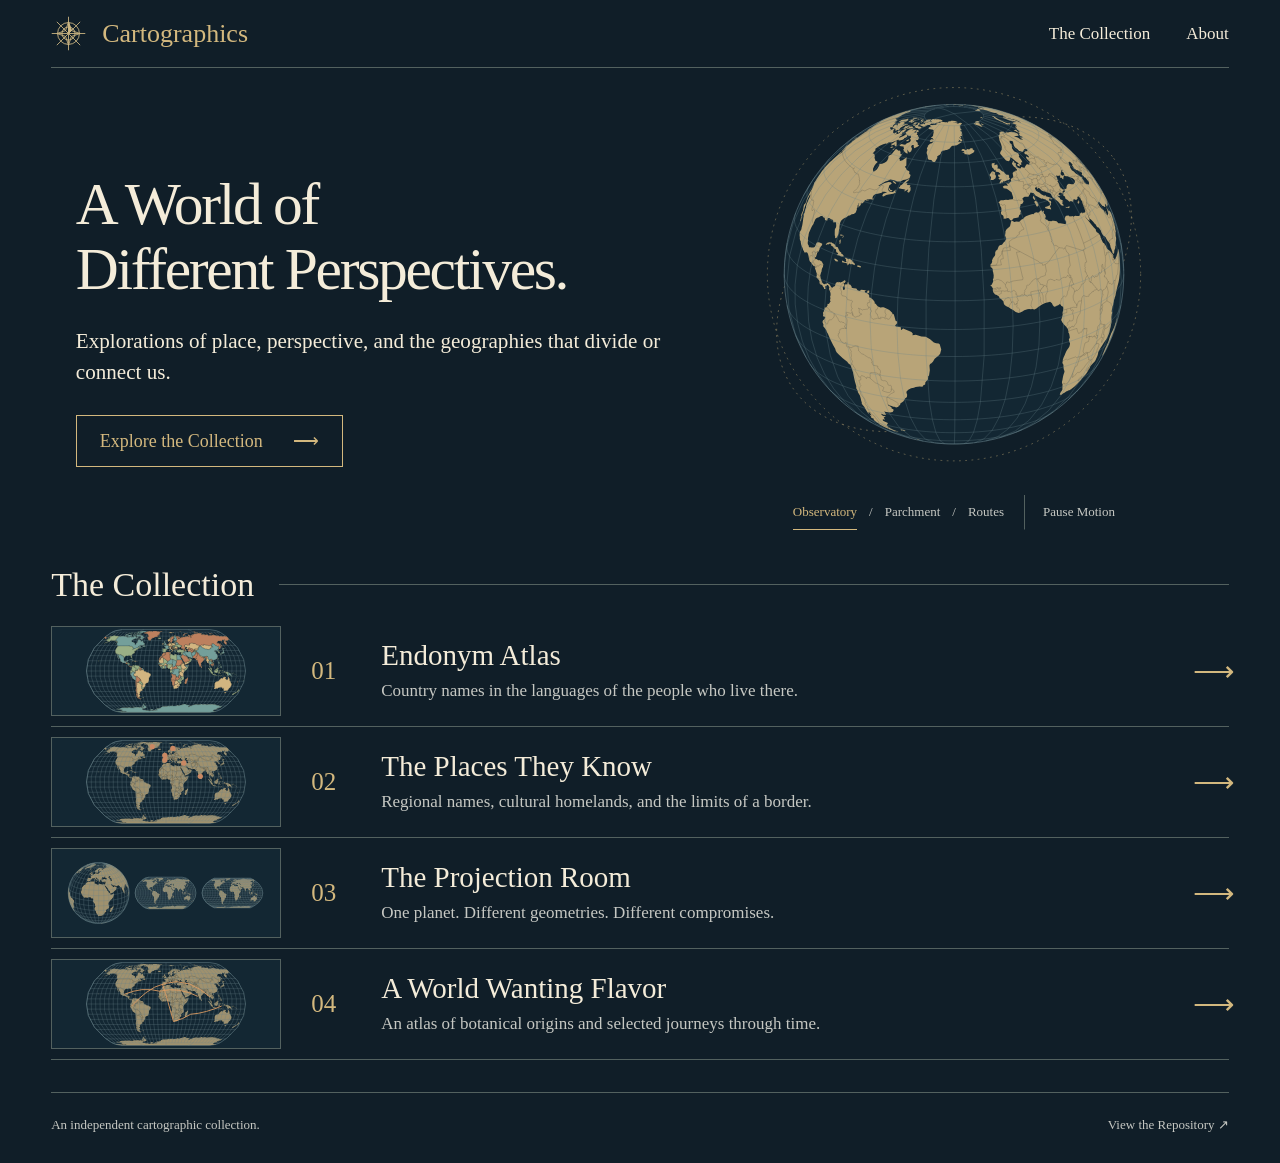
<file: index.html>
<!doctype html>
<html lang="en" data-theme="observatory">
<head>
  <meta charset="utf-8"><meta name="viewport" content="width=device-width, initial-scale=1">
  <meta name="description" content="Four independent interactive atlases exploring local names, regional identities, map projections, and the histories of culinary plants.">
  <meta name="theme-color" content="#101e28"><title>Cartographics — A Collection of Maps</title>
  <link rel="icon" href="assets/compass.svg" type="image/svg+xml"><link rel="stylesheet" href="styles.css">
  <script defer src="assets/vendor/d3.min.js"></script><script defer src="assets/vendor/topojson-client.min.js"></script><script defer src="assets/data/world.js"></script><script defer src="assets/geo.js"></script><script defer src="app.js"></script>
</head>
<body>
  <a class="skip" href="#collection">Skip to the Collection</a>
  <div class="page">
    <header class="masthead"><a class="brand" href="index.html"><img src="assets/compass.svg" width="35" height="35" alt="">Cartographics</a><nav aria-label="Main"><a href="#collection">The Collection</a><a href="#about">About</a></nav></header>
    <main>
      <section class="hero" aria-labelledby="title">
        <div class="hero-copy"><h1 id="title">A World of<br>Different Perspectives.</h1><p>Explorations of place, perspective, and the geographies that divide or connect us.</p><a class="explore" href="#collection">Explore the Collection <span aria-hidden="true">⟶</span></a></div>
        <div class="globe-column"><div class="globe-frame"><svg id="globe" viewBox="0 0 540 480" role="img" aria-label="A revolving globe with geographic continents and a latitude–longitude grid"></svg><span class="globe-hint">Drag to turn the earth</span></div><div class="theme-controls" role="group" aria-label="Cartographic Style"><button data-theme="observatory" aria-pressed="true">Observatory</button><span aria-hidden="true">/</span><button data-theme="parchment" aria-pressed="false">Parchment</button><span aria-hidden="true">/</span><button data-theme="routes" aria-pressed="false">Routes</button><button id="motion" class="motion" aria-pressed="false">Pause Motion</button></div></div>
      </section>
      <section id="collection" class="collection" aria-labelledby="collection-title"><div class="section-heading"><h2 id="collection-title">The Collection</h2><span></span></div>
        <a class="map-row" href="endonym-atlas/index.html"><svg class="preview" data-preview="endonyms" viewBox="0 0 230 100" aria-hidden="true"></svg><span class="number">01</span><div><h3>Endonym Atlas</h3><p>Country names in the languages of the people who live there.</p></div><span class="row-arrow" aria-hidden="true">⟶</span></a>
        <a class="map-row" href="regional-endonyms/index.html"><svg class="preview" data-preview="regions" viewBox="0 0 230 100" aria-hidden="true"></svg><span class="number">02</span><div><h3>The Places They Know</h3><p>Regional names, cultural homelands, and the limits of a border.</p></div><span class="row-arrow" aria-hidden="true">⟶</span></a>
        <a class="map-row" href="projection-room/index.html"><svg class="preview" data-preview="projections" viewBox="0 0 230 100" aria-hidden="true"></svg><span class="number">03</span><div><h3>The Projection Room</h3><p>One planet. Different geometries. Different compromises.</p></div><span class="row-arrow" aria-hidden="true">⟶</span></a>
        <a class="map-row" href="spice-routes/index.html"><svg class="preview" data-preview="spices" viewBox="0 0 230 100" aria-hidden="true"></svg><span class="number">04</span><div><h3>A World Wanting Flavor</h3><p>An atlas of botanical origins and selected journeys through time.</p></div><span class="row-arrow" aria-hidden="true">⟶</span></a>
      </section>
      <section id="about" class="about"><h2>Every map is a point of view.</h2><p>These independent experiments explore how names, geometry, and histories change our view of the world. Each atlas includes its own sources and limitations, and runs entirely in your browser. The three newest maps are curated prototypes, not comprehensive inventories.</p><a href="LICENSES.md">Credits &amp; Licenses ↗</a></section>
    </main><footer>An independent cartographic collection. <a href="https://github.com/ColinConwell/Cartographics">View the Repository ↗</a></footer>
  </div><noscript><p class="no-script">The atlas links work without JavaScript. Enable JavaScript to explore interactive maps and themes.</p></noscript>
</body></html>
</file>
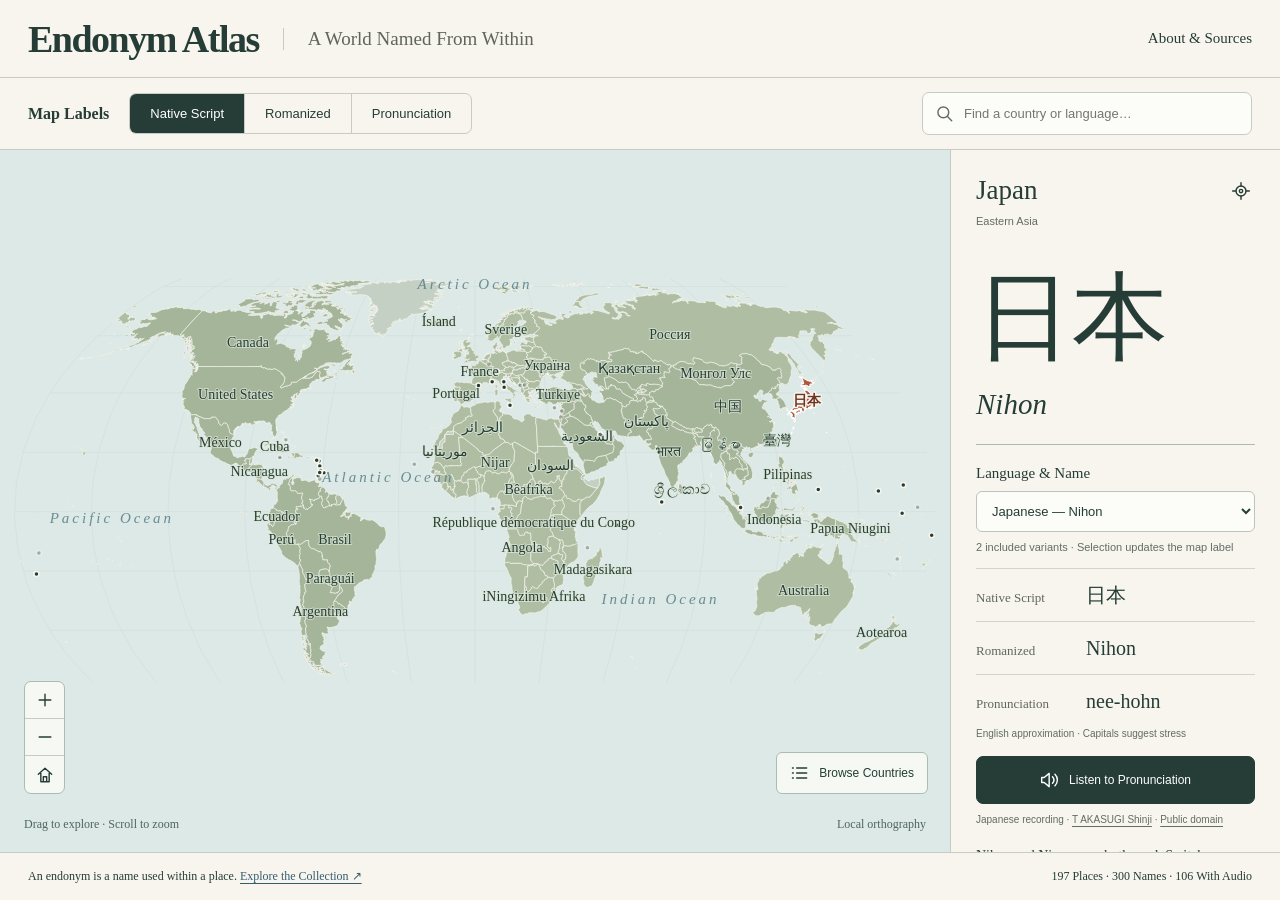
<file: endonym-atlas/index.html>
<!doctype html>
<html lang="en">
<head>
  <meta charset="utf-8">
  <meta name="viewport" content="width=device-width,initial-scale=1">
  <meta name="description" content="An interactive, offline atlas of country names in locally used languages, with Romanizations, pronunciation guides, and credited recordings.">
  <meta name="theme-color" content="#253d36">
  <title>Endonym Atlas — A World Named From Within</title>
  <link rel="icon" href="assets/favicon.svg" type="image/svg+xml">
  <link rel="stylesheet" href="styles.css">
  <script src="assets/vendor/d3.min.js" defer></script>
  <script src="assets/vendor/topojson-client.min.js" defer></script>
  <script src="data/world.js" defer></script>
  <script src="data/countries.js" defer></script>
  <script src="app.js" defer></script>
</head>
<body>
  <a class="skip" href="#country-detail">Skip to Country Details</a>
  <header class="masthead">
    <h1>Endonym Atlas</h1><p>A World Named From Within</p>
    <button class="text-button" id="about-button">About &amp; Sources</button>
  </header>
  <section class="toolbar" aria-label="Map controls">
    <div class="label-controls"><span id="labels-heading">Map Labels</span>
      <div class="segments" role="group" aria-labelledby="labels-heading">
        <button data-mode="native" aria-pressed="true">Native Script</button>
        <button data-mode="romanized" aria-pressed="false">Romanized</button>
        <button data-mode="phonetic" aria-pressed="false">Pronunciation</button>
      </div>
    </div>
    <div class="search-wrap">
      <svg aria-hidden="true" viewBox="0 0 24 24"><circle cx="10" cy="10" r="6.5"/><path d="m15 15 5 5"/></svg>
      <input id="search" type="search" autocomplete="off" placeholder="Find a country or language…" aria-label="Find a country or language" aria-expanded="false" aria-controls="search-results">
      <div id="search-results" class="search-results" hidden></div>
    </div>
  </section>
  <main>
    <section id="map-panel" aria-label="Interactive world map">
      <svg id="map" role="img" tabindex="0" aria-label="World map of endonyms. Drag to pan, scroll to zoom, or use arrow keys and plus or minus. Use Browse Countries for keyboard selection."></svg>
      <div id="tooltip" role="tooltip" hidden></div>
      <div class="map-tools" aria-label="Map navigation">
        <button id="zoom-in" aria-label="Zoom in" title="Zoom in"><svg viewBox="0 0 24 24"><path d="M12 5v14M5 12h14"/></svg></button>
        <button id="zoom-out" aria-label="Zoom out" title="Zoom out"><svg viewBox="0 0 24 24"><path d="M5 12h14"/></svg></button>
        <button id="reset-map" aria-label="Reset world view" title="Reset world view"><svg viewBox="0 0 24 24"><path d="m4 11 8-7 8 7M7 10v10h10V10M10 20v-6h4v6"/></svg></button>
      </div>
      <button class="browse-button" id="browse-button"><svg viewBox="0 0 24 24"><path d="M8 6h12M8 12h12M8 18h12M3 6h1M3 12h1M3 18h1"/></svg>Browse Countries</button>
      <div class="map-caption"><span>Drag to explore · Scroll to zoom</span><span id="mode-caption">Local orthography</span></div>
    </section>
    <aside id="country-detail" tabindex="-1" aria-label="Selected country details">
      <div class="country-heading"><h2 id="english-name">Japan</h2><button id="locate-button" class="icon-button" aria-label="Zoom to selected country" title="Zoom to country"><svg viewBox="0 0 24 24"><circle cx="12" cy="12" r="6"/><circle cx="12" cy="12" r="2"/><path d="M12 2v4m0 12v4M2 12h4m12 0h4"/></svg></button></div>
      <div id="status-line" class="status-line"></div>
      <div class="name-display"><div id="native-name" dir="auto">日本</div><div id="roman-name">Nihon</div></div>
      <div class="language-control"><label for="language">Language &amp; Name</label><select id="language"></select><p id="language-hint" class="fine"></p></div>
      <dl class="name-facts">
        <div><dt>Native Script</dt><dd id="native-value" dir="auto"></dd></div>
        <div><dt>Romanized</dt><dd id="roman-value"></dd></div>
        <div><dt>Pronunciation</dt><dd id="phonetic-value"></dd></div>
      </dl>
      <p class="pronunciation-note">English approximation · Capitals suggest stress</p>
      <div id="ipa-row" class="ipa-row" hidden></div>
      <div id="recording"></div>
      <p id="country-note" class="country-note"></p>
      <section class="sources"><h3>Sources</h3><div id="source-links"></div>
        <details id="more-names"><summary>More Names in the Source</summary><p id="source-names" dir="auto"></p><p id="source-languages"></p><p class="fine">Source spellings and language order are preserved. This reference may include formal names, alternate scripts and historical usage.</p></details>
      </section>
    </aside>
  </main>
  <footer><span>An endonym is a name used within a place. <a href="../index.html">Explore the Collection ↗</a></span><button id="coverage-button" class="text-button"></button></footer>
  <div id="announcement" class="sr-only" aria-live="polite"></div>
  <dialog id="about-dialog" aria-labelledby="about-title">
    <div class="dialog-header"><h2 id="about-title">Names, Languages &amp; Sources</h2><button class="close icon-button" aria-label="Close"><svg viewBox="0 0 24 24"><path d="m6 6 12 12M18 6 6 18"/></svg></button></div>
    <div class="dialog-body prose">
      <p class="intro">The same place can have many names. This atlas explores names used by the people and languages within a country.</p>
      <h3>What the Map Includes</h3>
      <p id="coverage-description"></p>
      <p>Each country has an editorial default label. It does not mean that one language is more legitimate, universally spoken, or the only official language. Use the language selector to explore the included alternatives. Some governments use a colonial language; those locally used names are endonyms too.</p>
      <p>The scope is countries, rather than every dependency or territory. Territories appear as geographic context without independent entries. Kosovo and Taiwan are explicitly identified; Palestine and Vatican City are included. Boundaries use generalized Natural Earth data and do not resolve disputed sovereignty, occupation, or control.</p>
      <h3>Three Ways to Read a Name</h3>
      <p><strong>Native Script</strong> preserves local orthography. <strong>Romanized</strong> gives the name in Latin letters, retaining diacritics when available. For Latin-script names, the two are usually identical. Romanization systems differ by language; this is not a single uniform transliteration standard or an English translation.</p>
      <p><strong>Pronunciation</strong> is an editorial approximation for English readers, not a phonetic transcription. “ah” resembles the vowel in <em>father</em>, “ee” in <em>see</em>, “oo” in <em>food</em>, “uh” an unstressed vowel, “kh” a rough sound like Scottish <em>loch</em>, “gh” its voiced counterpart, and “q” a deeper back-of-mouth k. Capitals suggest stress where useful; they do not encode pitch accent or tone. English cannot reproduce every native sound, vowel length, or accent. These guides have not been reviewed by native speakers for every language.</p>
      <p>When available, the detail panel shows source IPA and a real recording from the matching Wiktionary language section. IPA may list several dialects; consult its source for context. Recordings are not synthesized. Speaker nativeness and regional representativeness are not independently certified. Unavailable recordings are marked explicitly.</p>
      <h3>Research and Attribution</h3>
      <p>The primary reference is Wikipedia’s <a href="https://en.wikipedia.org/wiki/List_of_countries_and_dependencies_and_their_capitals_in_native_languages" target="_blank" rel="noopener">country endonym table</a>, supplemented by country articles and the <a href="https://en.wikipedia.org/wiki/Names_of_Japan" target="_blank" rel="noopener">Names of Japan</a>, <a href="https://en.wikipedia.org/wiki/Names_of_India" target="_blank" rel="noopener">Names of India</a>, <a href="https://en.wikipedia.org/wiki/Names_of_China" target="_blank" rel="noopener">Names of China</a> and <a href="https://en.wikipedia.org/wiki/Names_of_Korea" target="_blank" rel="noopener">Names of Korea</a> articles. The list itself has editorial warnings and is a research starting point, not a linguistic authority.</p>
      <p>Pronunciation lookups use <a href="https://en.wiktionary.org/" target="_blank" rel="noopener">Wiktionary</a>. Recordings are bundled from Wikimedia Commons, with the original file, author and license linked next to each recording. Source material was retrieved on September 25, 2026. Per-country extracts, lookup results, editable data and build scripts are included in this folder.</p>
      <p>Wikipedia and Wiktionary-derived text and this adapted name dataset are available under <a href="https://creativecommons.org/licenses/by-sa/4.0/" target="_blank" rel="noopener">CC BY-SA 4.0</a>; original contributors are credited through article history links. Audio keeps its individual license. Original interface code is MIT licensed. Natural Earth geometry is public domain; D3 and TopoJSON are locally bundled under their respective licenses. Country identifiers and coordinates are from <a href="https://github.com/mledoze/countries" target="_blank" rel="noopener">mledoze/countries</a> (ODbL).</p>
      <h3>Use and Reuse</h3>
      <p>Open <code>index.html</code> directly or serve the folder with any static web server. The map, names, code and recordings work offline; outbound source links require internet access. No analytics, API keys, accounts or external fonts are used. Local Noto font subsets support Tibetan, Thaana and Tifinagh; other scripts use your system fonts.</p>
      <p><a href="data/countries.json" download>Download the Research Dataset (JSON)</a> · <a href="data/names.tsv" download>Download Editable Names (TSV)</a> · <a href="research/README.md">Research Notes</a></p>
    </div>
  </dialog>
  <dialog id="browse-dialog" aria-labelledby="browse-title">
    <div class="dialog-header"><h2 id="browse-title">Browse Countries</h2><button class="close icon-button" aria-label="Close"><svg viewBox="0 0 24 24"><path d="m6 6 12 12M18 6 6 18"/></svg></button></div>
    <div class="browse-filters"><input id="browse-search" type="search" placeholder="Country, endonym or language" aria-label="Filter countries"><select id="region" aria-label="Filter by region"><option value="">All Regions</option><option>Africa</option><option>Americas</option><option>Asia</option><option>Europe</option><option>Oceania</option></select><label><input id="audio-only" type="checkbox"> With Recordings</label></div>
    <p id="result-count" class="fine"></p><div id="country-list"></div>
  </dialog>
  <noscript>This atlas requires JavaScript. The names remain available in data/names.tsv.</noscript>
</body>
</html>
</file>
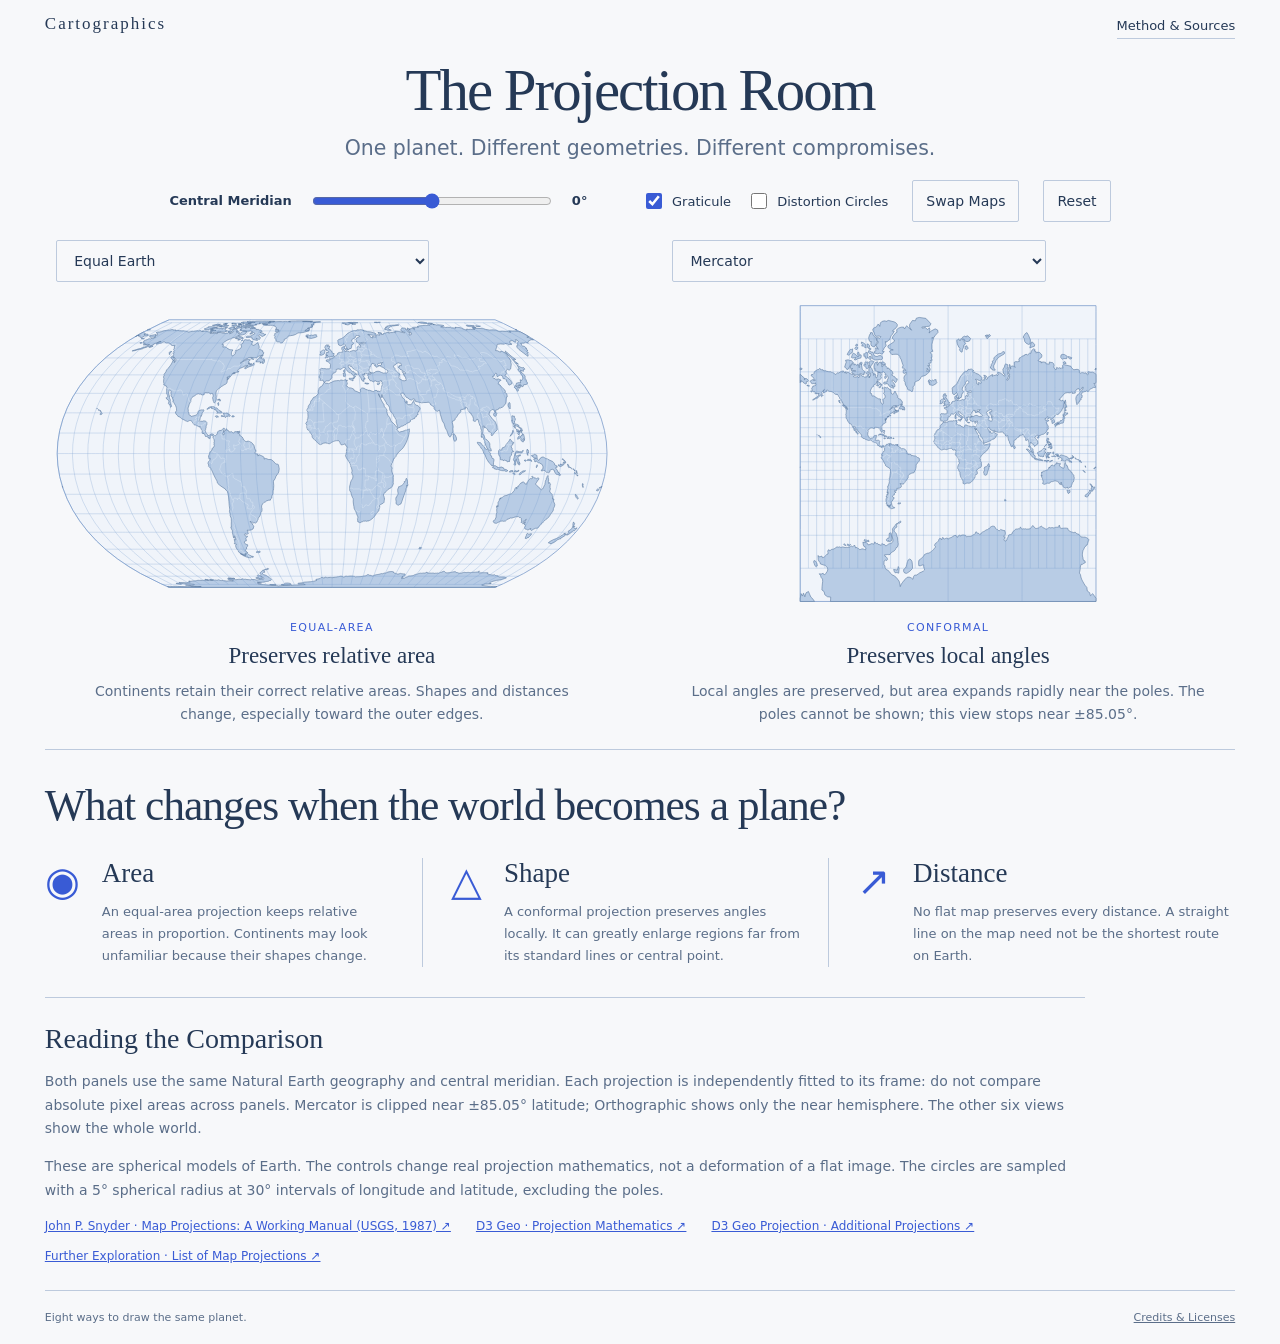
<file: projection-room/index.html>
<!doctype html><html lang="en"><head><meta charset="utf-8"><meta name="viewport" content="width=device-width,initial-scale=1"><title>The Projection Room — Compare World Maps</title><meta name="description" content="Compare eight world map projections with synchronized central meridians and equal-radius geodesic circles."><link rel="stylesheet" href="styles.css"><script defer src="assets/vendor/d3.min.js"></script><script defer src="assets/vendor/topojson-client.min.js"></script><script defer src="assets/vendor/d3-geo-projection.min.js"></script><script defer src="data/world.js"></script><script defer src="assets/geo.js"></script><script defer src="data/projections.js"></script><script defer src="app.js"></script></head><body><a class="skip" href="#comparison">Skip to the Comparison</a>
<header><a class="home" href="../index.html">Cartographics</a><nav><a href="#method">Method &amp; Sources</a></nav></header>
<main><div class="intro"><h1>The Projection Room</h1><p>One planet. Different geometries. Different compromises.</p></div><div class="toolbar"><label class="meridian" for="meridian">Central Meridian <input id="meridian" type="range" min="-180" max="180" value="0"><output id="longitude" for="meridian">0°</output></label><div class="toggles"><label><input type="checkbox" id="graticule" checked> Graticule</label><label><input type="checkbox" id="circles"> Distortion Circles</label></div><button id="swap">Swap Maps</button><button id="reset">Reset</button></div>
<section class="comparison" id="comparison" aria-label="Projection Comparison"><article class="projection-panel"><label class="sr-only" for="left">Left Projection</label><select id="left"></select><svg id="left-map" viewBox="0 0 660 380" role="img" aria-label="Left world map"></svg><div id="left-caption" class="caption" aria-live="polite"></div></article><article class="projection-panel"><label class="sr-only" for="right">Right Projection</label><select id="right"></select><svg id="right-map" viewBox="0 0 660 380" role="img" aria-label="Right world map"></svg><div id="right-caption" class="caption" aria-live="polite"></div></article></section>
<p id="circle-note" class="circle-note" hidden>The gold shapes start as circles of the same 5° angular radius on the globe. Compare their areas and shapes within each panel. These finite geodesic circles illustrate distortion; they are not infinitesimal Tissot indicatrices.</p>
<section class="explanation"><h2>What changes when the world becomes a plane?</h2><div class="principles"><article><span class="principle-symbol" aria-hidden="true">◉</span><div><h3>Area</h3><p>An equal-area projection keeps relative areas in proportion. Continents may look unfamiliar because their shapes change.</p></div></article><article><span class="principle-symbol" aria-hidden="true">△</span><div><h3>Shape</h3><p>A conformal projection preserves angles locally. It can greatly enlarge regions far from its standard lines or central point.</p></div></article><article><span class="principle-symbol" aria-hidden="true">↗</span><div><h3>Distance</h3><p>No flat map preserves every distance. A straight line on the map need not be the shortest route on Earth.</p></div></article></div></section>
<section id="method" class="method"><h2>Reading the Comparison</h2><p>Both panels use the same Natural Earth geography and central meridian. Each projection is independently fitted to its frame: do not compare absolute pixel areas across panels. Mercator is clipped near ±85.05° latitude; Orthographic shows only the near hemisphere. The other six views show the whole world.</p><p>These are spherical models of Earth. The controls change real projection mathematics, not a deformation of a flat image. The circles are sampled with a 5° spherical radius at 30° intervals of longitude and latitude, excluding the poles.</p><div class="sources"><a href="https://pubs.usgs.gov/pp/1395/report.pdf">John P. Snyder · Map Projections: A Working Manual (USGS, 1987) ↗</a><a href="https://d3js.org/d3-geo/projection">D3 Geo · Projection Mathematics ↗</a><a href="https://github.com/d3/d3-geo-projection">D3 Geo Projection · Additional Projections ↗</a><a href="https://en.wikipedia.org/wiki/List_of_map_projections">Further Exploration · List of Map Projections ↗</a></div></section>
</main><footer><span>Eight ways to draw the same planet.</span><a href="LICENSES.md">Credits &amp; Licenses</a></footer><noscript><p>JavaScript is required for the interactive comparison. Source descriptions are available in research/README.md.</p></noscript></body></html>
</file>
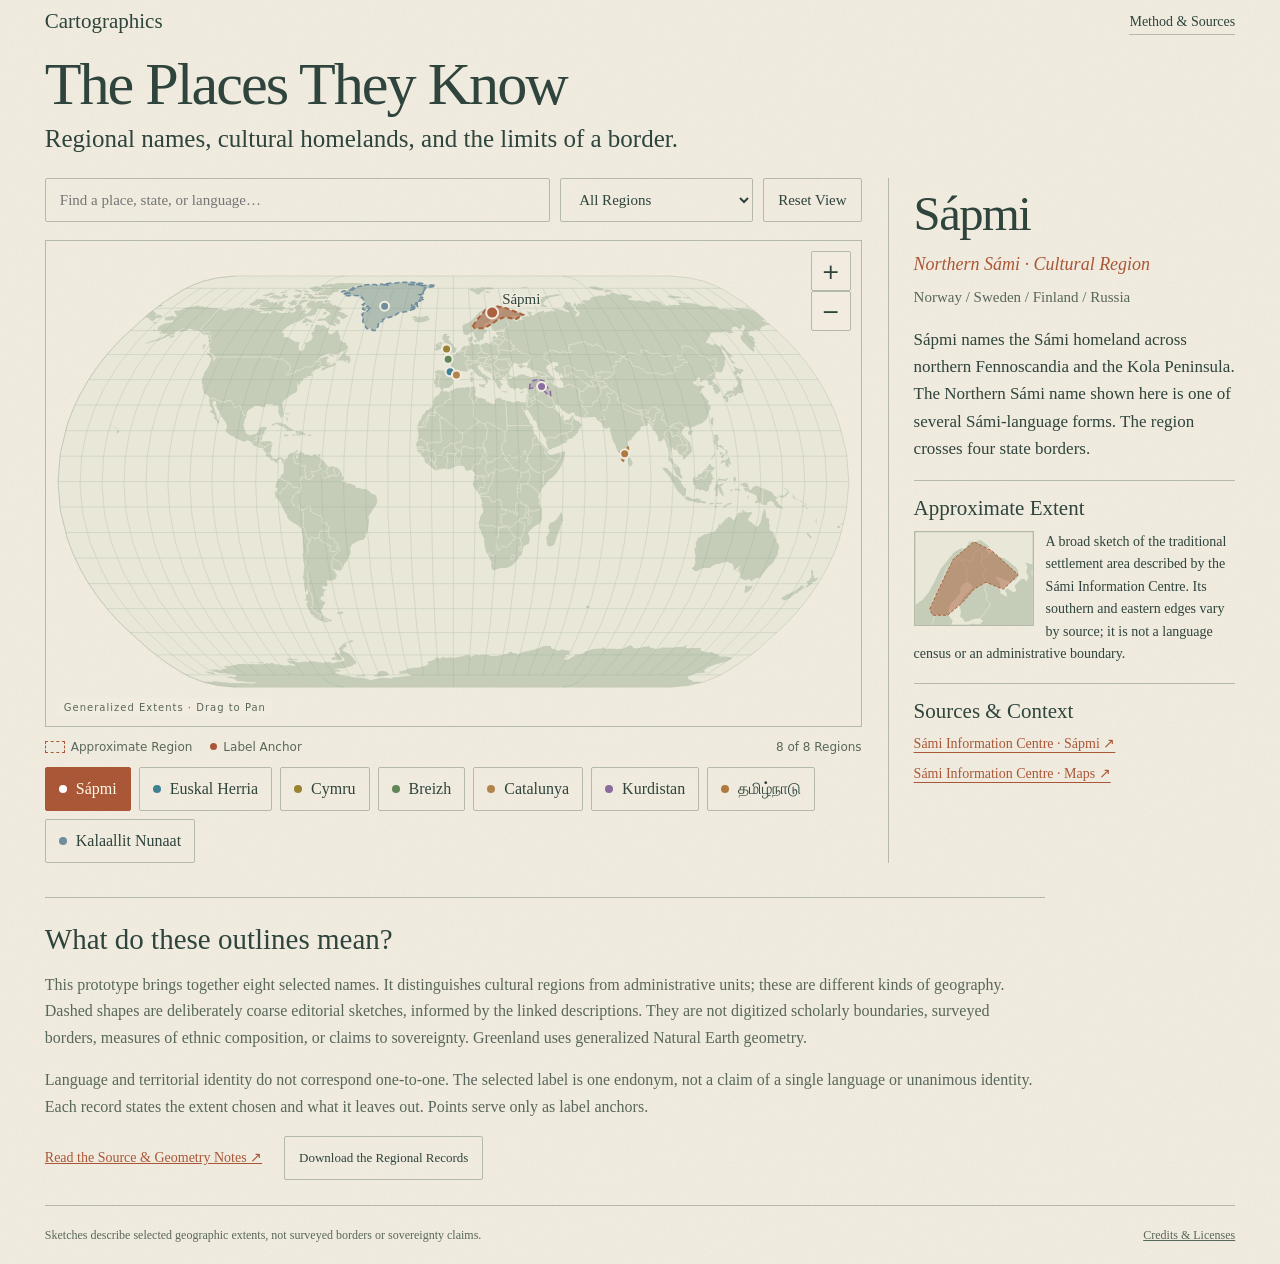
<file: regional-endonyms/index.html>
<!doctype html><html lang="en"><head><meta charset="utf-8"><meta name="viewport" content="width=device-width,initial-scale=1"><title>The Places They Know — Regional Endonyms</title><meta name="description" content="A sourced prototype atlas of regional endonyms, cultural homelands and approximate geographic extents."><link rel="stylesheet" href="styles.css"><script defer src="assets/vendor/d3.min.js"></script><script defer src="assets/vendor/topojson-client.min.js"></script><script defer src="data/world.js"></script><script defer src="assets/geo.js"></script><script defer src="data/regions.js"></script><script defer src="app.js"></script></head><body>
<a class="skip" href="#explorer">Skip to the Map</a><header><a class="home" href="../index.html">Cartographics</a><nav><a href="#method">Method &amp; Sources</a></nav></header>
<main><div class="intro"><h1>The Places They Know</h1><p>Regional names, cultural homelands, and the limits of a border.</p></div>
<div class="explorer" id="explorer"><section class="map-column" aria-label="Regional Map"><div class="toolbar"><label class="search"><span class="sr-only">Find a place, state, or language</span><input id="search" type="search" placeholder="Find a place, state, or language…"></label><label><span class="sr-only">Region type</span><select id="type"><option value="all">All Regions</option><option value="Cultural Region">Cultural Regions</option><option value="Administrative Region">Administrative Regions</option></select></label><button id="reset">Reset View</button></div>
<div class="map-wrap"><svg id="map" viewBox="0 0 950 565" aria-label="World map with eight selectable regional endonyms"></svg><div class="zoom"><button id="zoom-in" aria-label="Zoom in">+</button><button id="zoom-out" aria-label="Zoom out">−</button></div><div class="map-caption">Generalized Extents · Drag to Pan</div></div><div class="map-key"><span><i class="extent-key"></i> Approximate Region</span><span><i class="point-key"></i> Label Anchor</span><span id="result-count" role="status"></span></div><div id="places" class="place-list" aria-label="Select a Region"></div><p id="empty" hidden>No regions match. Try another name, state, or language.</p></section>
<aside id="detail" aria-live="polite" aria-atomic="true"></aside></div>
<section id="method" class="method"><h2>What do these outlines mean?</h2><p>This prototype brings together eight selected names. It distinguishes cultural regions from administrative units; these are different kinds of geography. Dashed shapes are deliberately coarse editorial sketches, informed by the linked descriptions. They are not digitized scholarly boundaries, surveyed borders, measures of ethnic composition, or claims to sovereignty. Greenland uses generalized Natural Earth geometry.</p><p>Language and territorial identity do not correspond one-to-one. The selected label is one endonym, not a claim of a single language or unanimous identity. Each record states the extent chosen and what it leaves out. Points serve only as label anchors.</p><a href="research/README.md">Read the Source &amp; Geometry Notes ↗</a><button id="download">Download the Regional Records</button></section>
</main><footer><span>Sketches describe selected geographic extents, not surveyed borders or sovereignty claims.</span><a href="LICENSES.md">Credits &amp; Licenses</a></footer><noscript><p>Enable JavaScript to explore this map. The complete regional records and source notes are included in this folder.</p></noscript></body></html>
</file>
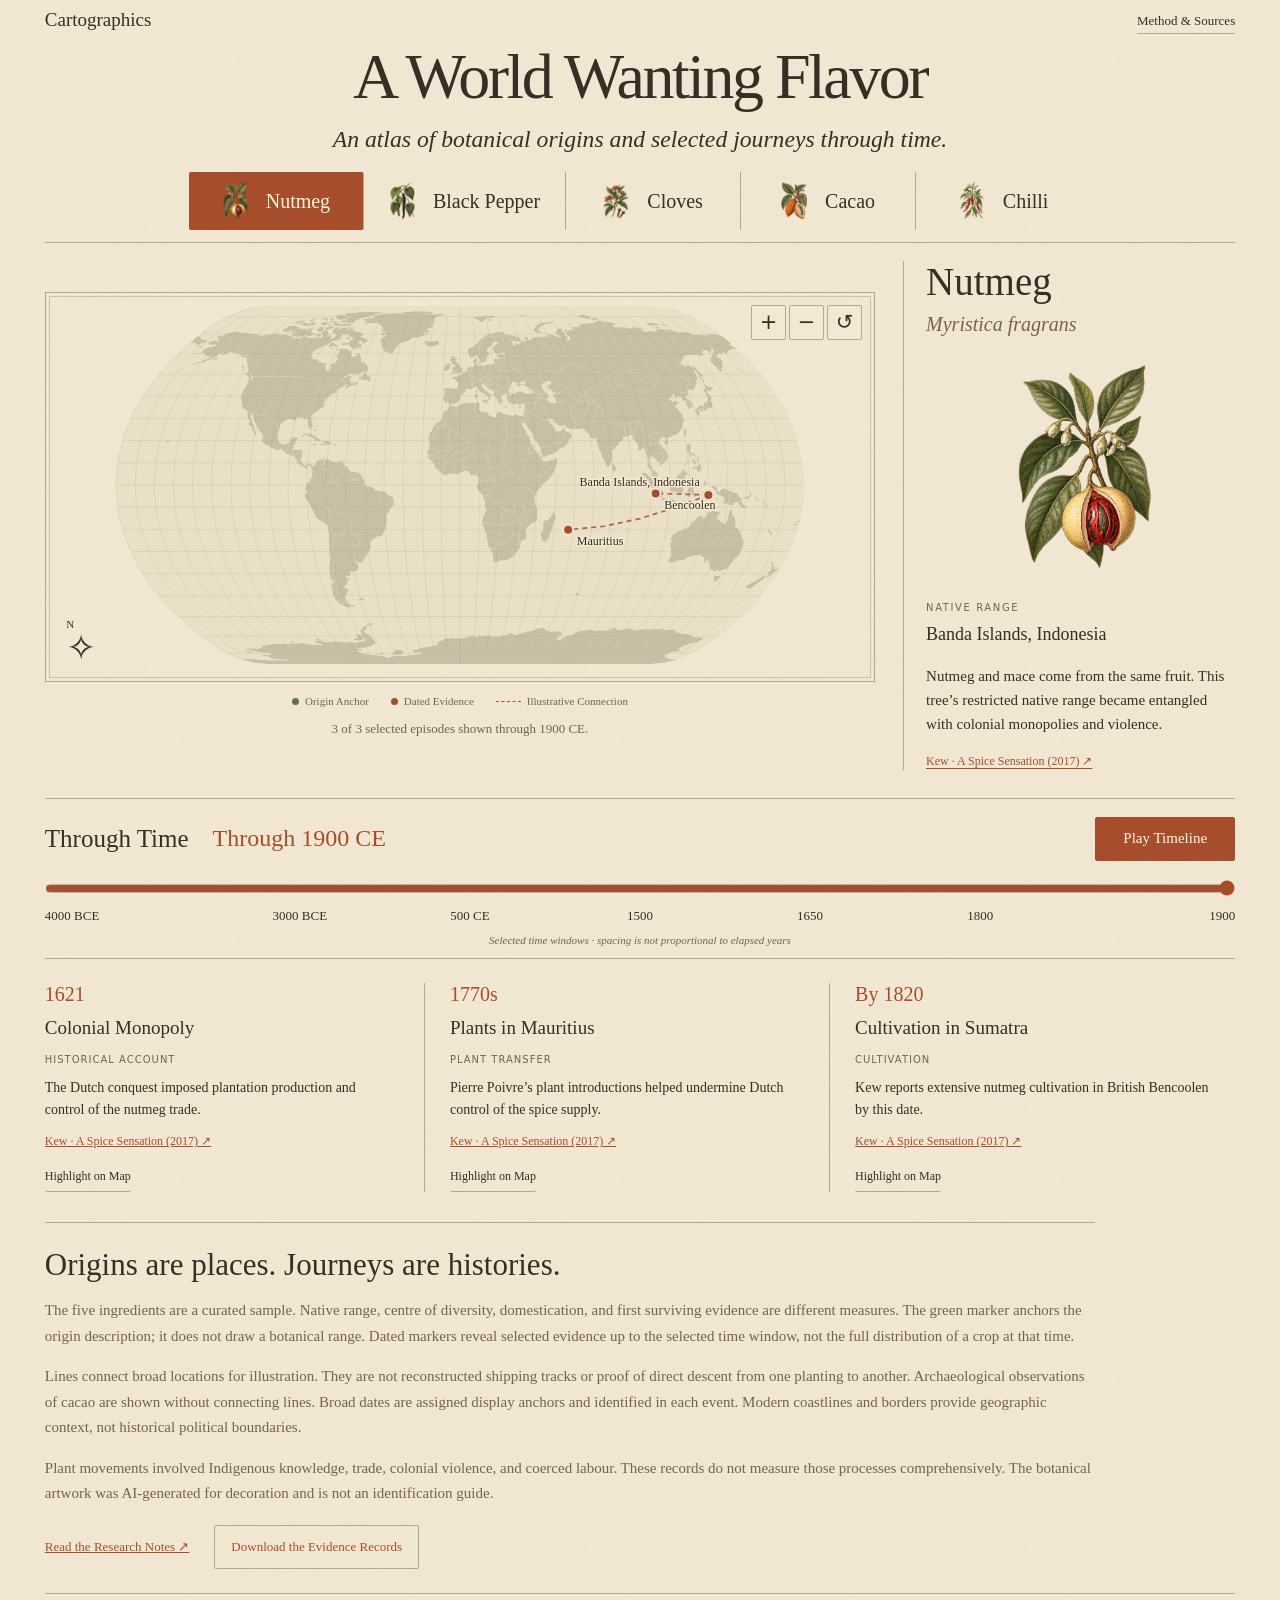
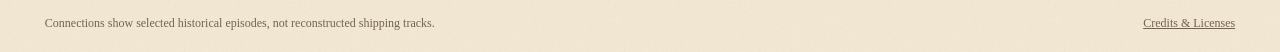
<file: spice-routes/index.html>
<!doctype html><html lang="en"><head><meta charset="utf-8"><meta name="viewport" content="width=device-width,initial-scale=1"><title>A World Wanting Flavor — A Culinary Atlas Through Time</title><meta name="description" content="Explore five culinary plants through sourced origin records, archaeological evidence, and selected historical movements."><link rel="stylesheet" href="styles.css"><script defer src="assets/vendor/d3.min.js"></script><script defer src="assets/vendor/topojson-client.min.js"></script><script defer src="data/world.js"></script><script defer src="assets/geo.js"></script><script defer src="data/ingredients.js"></script><script defer src="app.js"></script></head><body><a class="skip" href="#timeline">Skip to the Timeline</a>
<header><a class="home" href="../index.html">Cartographics</a><nav><a href="#method">Method &amp; Sources</a></nav></header><main>
<div class="intro"><h1>A World Wanting Flavor</h1><p>An atlas of botanical origins and selected journeys through time.</p></div><div id="ingredients" class="ingredients" role="group" aria-label="Select an Ingredient"></div>
<div class="atlas"><section class="map-column" aria-label="Historical Connections"><div class="map-frame"><svg id="map" viewBox="0 0 960 450" aria-label="World map of selected culinary origins and historical evidence"></svg><span class="compass" aria-hidden="true">N<br>✧</span></div><div class="legend"><span><i class="origin-key"></i> Origin Anchor</span><span><i class="event-key"></i> Dated Evidence</span><span><i class="route-key"></i> Illustrative Connection</span></div><p id="event-status" class="event-status" role="status"></p></section><aside id="ingredient-detail" aria-live="polite" aria-atomic="true"></aside></div>
<section class="timeline" id="timeline" aria-label="Historical Timeline"><div class="timeline-heading"><h2>Through Time</h2><output id="period" for="era"></output><button id="play">Play Timeline</button></div><label class="sr-only" for="era">Latest historical period shown</label><input id="era" type="range" min="0" max="6" value="6" step="1"><div class="ticks" aria-hidden="true"><span>4000 BCE</span><span>3000 BCE</span><span>500 CE</span><span>1500</span><span>1650</span><span>1800</span><span>1900</span></div><p class="timeline-note">Selected time windows · spacing is not proportional to elapsed years</p></section>
<section id="events" class="events" aria-label="Historical Evidence"></section>
<section class="method" id="method"><h2>Origins are places. Journeys are histories.</h2><p>The five ingredients are a curated sample. Native range, centre of diversity, domestication, and first surviving evidence are different measures. The green marker anchors the origin description; it does not draw a botanical range. Dated markers reveal selected evidence up to the selected time window, not the full distribution of a crop at that time.</p><p>Lines connect broad locations for illustration. They are not reconstructed shipping tracks or proof of direct descent from one planting to another. Archaeological observations of cacao are shown without connecting lines. Broad dates are assigned display anchors and identified in each event. Modern coastlines and borders provide geographic context, not historical political boundaries.</p><p>Plant movements involved Indigenous knowledge, trade, colonial violence, and coerced labour. These records do not measure those processes comprehensively. The botanical artwork was AI-generated for decoration and is not an identification guide.</p><div class="method-actions"><a href="research/README.md">Read the Research Notes ↗</a><button id="download">Download the Evidence Records</button></div></section>
</main><footer><span>Connections show selected historical episodes, not reconstructed shipping tracks.</span><a href="LICENSES.md">Credits &amp; Licenses</a></footer><noscript><p>Enable JavaScript for the interactive timeline. Evidence records and source notes are bundled in this folder.</p></noscript></body></html>
</file>
<file: styles.css>
:root{color-scheme:dark;--bg:#101e28;--text:#f4ecd9;--muted:#c6c8c3;--accent:#d3b87e;--line:#53615f;--land:#b8a478;--grid:#68828a;--ocean:#132733;--wash:rgba(211,184,126,.055)}
*{box-sizing:border-box}html{scroll-behavior:smooth;scroll-padding-top:24px}body{margin:0;background:var(--bg);color:var(--text);font-family:Georgia,'Times New Roman',serif;transition:background .35s,color .35s}a{color:inherit}button,input,select{font:inherit}button,a{-webkit-tap-highlight-color:transparent}a:focus-visible,button:focus-visible,input:focus-visible,select:focus-visible,summary:focus-visible{outline:2px solid var(--accent);outline-offset:5px}.skip{position:absolute;top:-80px;z-index:10;padding:15px;background:var(--bg)}.skip:focus{top:10px}.page{max-width:1440px;margin:auto;padding:0 4%}.masthead{display:flex;justify-content:space-between;align-items:center;min-height:80px;border-bottom:1px solid var(--line)}.brand{display:flex;align-items:center;gap:16px;font-size:26px;text-decoration:none;color:var(--accent)}nav{display:flex;gap:36px}nav a{text-decoration:none;font-size:17px}nav a:hover{color:var(--accent)}.hero{display:grid;grid-template-columns:1.12fr 1fr;align-items:center;min-height:550px;gap:12px}.hero-copy{padding-left:4%}h1{font-size:clamp(42px,4.65vw,70px);font-weight:400;line-height:1.09;letter-spacing:-2.3px;margin:18px 0 24px}.hero-copy p{font-size:clamp(18px,1.65vw,24px);line-height:1.45;margin:0 0 28px;color:var(--text)}.explore{display:inline-flex;gap:30px;align-items:center;border:1px solid var(--accent);padding:14px 23px;color:var(--accent);text-decoration:none;font-size:18px;transition:background .2s}.explore:hover{background:var(--wash)}.globe-column{min-width:0}.globe-frame{position:relative;max-width:550px;margin:auto}#globe{display:block;width:100%;cursor:grab;touch-action:pan-y}#globe:active{cursor:grabbing}.globe-hint{font:11px system-ui;letter-spacing:.1em;position:absolute;bottom:4px;left:0;right:0;text-align:center;color:var(--muted);opacity:0;transition:opacity .2s}.globe-frame:hover .globe-hint{opacity:1}.ocean{fill:var(--ocean);stroke:var(--grid);stroke-width:.65}.land{fill:var(--land)}.borders{fill:none;stroke:var(--bg);stroke-width:.35;opacity:.5}.graticule{fill:none;stroke:var(--grid);stroke-width:.55;opacity:.6}.orbit{fill:none;stroke:var(--accent);stroke-width:.65;stroke-dasharray:2 5;opacity:.7}.globe-route{stroke:var(--accent);stroke-width:1.5;fill:none;stroke-dasharray:5 4}.route-dot{fill:var(--text)}.theme-controls{display:flex;justify-content:center;align-items:center;gap:12px;font-size:13px;white-space:nowrap;padding:0 0 24px;color:var(--muted)}.theme-controls button{cursor:pointer;color:inherit;border:0;padding:9px 0;background:none;border-bottom:1px solid transparent;font-size:13px}.theme-controls button[aria-pressed=true]:not(.motion){color:var(--accent);border-color:var(--accent)}.theme-controls .motion{margin-left:8px;padding-left:18px;border-left:1px solid var(--line)}.section-heading{display:flex;align-items:center;gap:25px;margin:12px 0 12px}.section-heading h2{font-weight:400;font-size:34px;margin:0;white-space:nowrap}.section-heading span{height:1px;background:var(--line);flex:1}.map-row{display:grid;grid-template-columns:230px 40px 1fr 36px;gap:30px;align-items:center;padding:14px 0;border-bottom:1px solid var(--line);text-decoration:none;transition:background .2s,transform .2s}.map-row:hover{background:var(--wash);transform:translateX(4px)}.preview{display:block;width:230px;height:100px;border:1px solid var(--line);background:var(--ocean)}.number{font-size:25px;color:var(--accent)}.map-row h3{font-size:29px;font-weight:400;margin:0 0 7px}.map-row p{font-size:17px;line-height:1.4;margin:0;color:var(--muted)}.row-arrow{font-size:29px;color:var(--accent)}.about{display:grid;grid-template-columns:1fr 1.2fr;gap:18px 60px;padding:48px 0 36px}.about h2{font-size:30px;line-height:1.2;font-weight:400;margin:0}.about p{font-size:16px;line-height:1.65;margin:0;color:var(--muted)}.about a{color:var(--accent);font-size:14px}.about:not(:target){display:none}footer{display:flex;justify-content:space-between;border-top:1px solid var(--line);margin-top:32px;padding:24px 0 30px;font-size:13px;color:var(--muted)}footer a{text-decoration:none}.no-script{padding:20px}.preview .land{opacity:.85}
html[data-theme=parchment]{color-scheme:light;--bg:#eee4ce;--text:#42392a;--muted:#685d49;--accent:#846335;--line:#b7a988;--land:#9a966d;--grid:#a29170;--ocean:#e7dcc4;--wash:rgba(114,81,33,.05)}html[data-theme=parchment] body{background-image:url('assets/paper.svg')}html[data-theme=routes]{--bg:#0c2729;--text:#eceddc;--muted:#b7cbc4;--accent:#e3ab75;--line:#446568;--land:#6e9992;--grid:#47706d;--ocean:#0d3134;--wash:rgba(131,186,175,.07)}
@media(min-width:1600px){.hero{min-height:580px}}@media(max-width:1050px){.page{padding:0 4%}.hero{min-height:500px}.hero-copy{padding:0}.theme-controls{gap:7px;font-size:11px}.theme-controls button{font-size:11px}.theme-controls .motion{padding-left:10px;margin-left:2px}.map-row{grid-template-columns:180px 30px 1fr 30px;gap:22px}.preview{width:180px;height:90px}.map-row h3{font-size:25px}.map-row p{font-size:15px}h1{letter-spacing:-1.5px}}
@media(max-width:700px){.page{padding:0 6%}.masthead{min-height:70px}.brand{font-size:21px;gap:8px}.brand img{width:28px}nav{gap:18px}nav a{font-size:13px}.hero{grid-template-columns:1fr;gap:0;padding-top:32px}.hero-copy{padding:0}h1{font-size:clamp(38px,8.6vw,56px);letter-spacing:-1.5px;margin:0 0 20px}.hero-copy p{font-size:18px}.desktop-break{display:none}.explore{font-size:16px;padding:12px 18px}.globe-frame{max-width:360px}.theme-controls{padding-bottom:26px;gap:9px}.theme-controls button{font-size:12px}.section-heading h2{font-size:29px}.map-row{grid-template-columns:92px 1fr 20px;gap:15px;padding:20px 0}.preview{width:92px;height:78px}.number{display:none}.map-row h3{font-size:22px}.map-row p{font-size:14px}.row-arrow{font-size:23px}.about{grid-template-columns:1fr;gap:20px}footer{font-size:12px;gap:20px;line-height:1.5}.theme-controls .motion{padding-left:12px}}
@media(prefers-reduced-motion:reduce){html{scroll-behavior:auto}*,*::before,*::after{transition:none!important;animation:none!important}}
/* Compact the opening composition and retain usable controls on small phones. */
@media(min-width:701px){.masthead{min-height:68px}.hero{min-height:480px}}
@media(max-width:360px){.brand{font-size:18px}.brand img{width:24px}nav{gap:12px}nav a{font-size:12px}.theme-controls{flex-wrap:wrap}.theme-controls .motion{flex-basis:100%;border-left:0;margin:0;padding:4px 0}}
@media(min-width:701px){.globe-frame{max-width:480px}.map-row{padding:10px 0}.preview{height:90px}}
</file>
<file: endonym-atlas/styles.css>
:root{--paper:#f7f5ee;--ocean:#dce9e6;--ink:#253d36;--muted:#626d65;--line:#c6ccc3;--land:#a5b59a;--land-alt:#afbea3;--accent:#ae593e;--serif:Georgia,'Times New Roman',serif;--sans:-apple-system,BlinkMacSystemFont,'Segoe UI',sans-serif}
*{box-sizing:border-box}html,body{margin:0;color:var(--ink);background:var(--paper);font-family:var(--sans);height:100%}body{display:flex;flex-direction:column;overflow:hidden}button,input,select{font:inherit;font-size:14px;color:inherit}button{cursor:pointer}button,select,input{outline-offset:4px}button:focus-visible,a:focus-visible,input:focus-visible,select:focus-visible,summary:focus-visible,svg:focus-visible{outline:2px solid var(--accent)}a{color:#365e70;text-underline-offset:3px}button svg,.search-wrap svg{fill:none;stroke:currentColor;stroke-width:1.7;stroke-linecap:round;stroke-linejoin:round;width:20px;height:20px;flex-shrink:0}.masthead{display:flex;align-items:center;gap:24px;padding:0 28px;min-height:78px;border-bottom:1px solid var(--line);flex-shrink:0}.masthead h1{font-family:var(--serif);font-size:38px;letter-spacing:-1.5px;margin:0;font-weight:600;white-space:nowrap}.masthead p{font-family:var(--serif);font-size:19px;border-left:1px solid var(--line);padding-left:24px;color:#61645e}.masthead>button{margin-left:auto;white-space:nowrap}.text-button{border:0;background:none;padding:10px 0;font-family:var(--serif);font-size:15px}.text-button:hover{text-decoration:underline;text-underline-offset:5px}.toolbar{padding:14px 28px;min-height:72px;display:flex;justify-content:space-between;gap:20px;align-items:center;border-bottom:1px solid var(--line);z-index:3;flex-shrink:0}.label-controls{display:flex;align-items:center;gap:20px}.label-controls>span{font-family:var(--serif);font-size:16px;font-weight:bold;white-space:nowrap}.segments{display:flex;border:1px solid var(--line);border-radius:7px;overflow:hidden}.segments button{font-family:var(--sans);font-size:13px;font-weight:500;padding:12px 20px;background:transparent;border:0;border-right:1px solid var(--line)}.segments button:last-child{border:0}.segments button[aria-pressed=true]{background:var(--ink);color:#fff}.segments button:hover:not([aria-pressed=true]){background:#e8eae1}.search-wrap{position:relative;width:330px;flex-shrink:1}.search-wrap>svg{position:absolute;left:13px;top:12px;color:var(--muted)}input[type=search]{appearance:none;border:1px solid var(--line);background:#fcfcf9;border-radius:7px;min-height:43px;padding:10px 14px;width:100%}.search-wrap input{padding-left:41px;font-size:13px}.search-results{position:absolute;top:50px;right:0;width:370px;max-height:65vh;overflow:auto;background:var(--paper);border:1px solid var(--line);box-shadow:0 10px 24px #203d3620;border-radius:6px;padding:5px}.search-results button{background:none;border:0;width:100%;text-align:left;padding:12px;display:flex;align-items:center;justify-content:space-between;gap:14px;border-radius:3px}.search-results button:hover,.search-results button:focus{background:#e4e9df}.search-results strong{font-family:var(--serif);font-size:20px;font-weight:400}.search-results small{font-size:12px;color:var(--muted)}.search-results p{padding:12px;font-size:13px}main{display:grid;grid-template-columns:minmax(0,1fr) 330px;flex:1;min-height:0}#map-panel{position:relative;background:var(--ocean);overflow:hidden}#map{display:block;width:100%;height:100%;touch-action:none;cursor:grab}#map:active{cursor:grabbing}.country{stroke:#f7f5ee;stroke-width:.7;vector-effect:non-scaling-stroke;stroke-linejoin:round;cursor:pointer;transition:fill .15s}.country:hover{filter:brightness(.94)}.country.selected{fill:var(--accent)!important;stroke:#fff;stroke-width:1.1}.country.context{fill:#c5d0c4;cursor:default}.graticule{fill:none;stroke:#9aafac;stroke-width:.5;opacity:.2;vector-effect:non-scaling-stroke}.map-label{fill:#263d34;font-family:var(--serif);text-anchor:middle;dominant-baseline:middle;paint-order:stroke;stroke:#dae6d8bb;stroke-width:2;stroke-linejoin:round;cursor:pointer}.map-label.selected{font-weight:bold;stroke:var(--paper);stroke-width:3;fill:#6f3524}.country-dot{fill:var(--ink);stroke:var(--paper);stroke-width:1.5;cursor:pointer}.country-dot.selected{fill:var(--accent)}.ocean-label{font-family:var(--serif);font-style:italic;letter-spacing:3px;font-size:15px;fill:#567d86;opacity:.85;text-anchor:middle;pointer-events:none}.map-tools{position:absolute;bottom:58px;left:24px;display:flex;flex-direction:column;border:1px solid #aabcb5;border-radius:7px;background:#f8faf5e8;overflow:hidden}.map-tools button{display:grid;place-items:center;background:none;border:0;border-bottom:1px solid var(--line);width:39px;height:37px}.map-tools button:last-child{border:0}.map-tools button:hover{background:#e4e9df}.map-caption{position:absolute;bottom:20px;left:24px;right:24px;display:flex;justify-content:space-between;gap:10px;font-family:var(--serif);font-size:12px;color:#4d6660;pointer-events:none}.browse-button{position:absolute;right:22px;bottom:58px;display:flex;align-items:center;gap:9px;border:1px solid #aabcb5;background:#f8faf5ed;border-radius:6px;padding:10px 13px;font-size:12px}.browse-button:hover{background:white}#tooltip{pointer-events:none;position:absolute;background:var(--paper);border:1px solid var(--line);box-shadow:0 3px 12px #203d3620;padding:9px 12px;z-index:2;max-width:260px;font-size:13px;border-radius:4px}#tooltip strong{font-family:var(--serif);font-size:19px;display:block;margin-bottom:4px}#country-detail{padding:25px 25px 30px;overflow-y:auto;border-left:1px solid var(--line);scrollbar-width:thin}.country-heading{display:flex;align-items:center;justify-content:space-between;gap:12px}.country-heading h2{font-family:var(--serif);font-size:27px;font-weight:500;line-height:1.15;margin:0}.icon-button{display:grid;place-items:center;background:none;border:0;width:30px;height:30px;border-radius:4px;flex-shrink:0}.icon-button:hover{background:#e4e9df}.status-line{font-size:11px;color:var(--muted);margin-top:8px;line-height:1.4}.name-display{padding:24px 0 22px;border-bottom:1px solid #aebaae}#native-name{font-family:var(--serif);font-size:var(--name-size,76px);line-height:1.35;overflow-wrap:anywhere;unicode-bidi:plaintext}#roman-name{font-family:var(--serif);font-size:29px;font-style:italic;margin-top:4px;overflow-wrap:anywhere;line-height:1.2}.language-control{padding:20px 0 4px}.language-control label{display:block;font-family:var(--serif);font-size:15px;margin-bottom:9px}.language-control select{padding:10px 34px 10px 11px;background:#fcfcf9;border:1px solid #bbc5bc;border-radius:6px;width:100%;font-size:13px;min-height:41px}.fine{font-size:11px;line-height:1.5;color:var(--muted)}#language-hint{margin:7px 0 9px}.name-facts{margin:0}.name-facts>div{display:grid;grid-template-columns:100px minmax(0,1fr);gap:10px;align-items:baseline;border-top:1px solid #d1d5cc;padding:13px 0}.name-facts dt{font-family:var(--serif);font-size:13px;color:#60675f}.name-facts dd{font-family:var(--serif);font-size:20px;line-height:1.3;margin:0;overflow-wrap:anywhere}.pronunciation-note{font-size:10px;color:var(--muted);line-height:1.4;margin:0 0 15px}.ipa-row{font-size:13px;line-height:1.6;margin:0 0 12px;overflow-wrap:anywhere}.play-button{display:flex;justify-content:center;align-items:center;gap:9px;padding:13px 10px;width:100%;background:var(--ink);color:white;border:1px solid var(--ink);border-radius:7px;font-size:12px;min-height:45px}.play-button:hover{background:#385349}.play-button:disabled{opacity:.6;cursor:wait}.audio-credit{font-size:10px;line-height:1.5;color:var(--muted);margin:8px 0 0;overflow-wrap:anywhere}.audio-credit a{color:inherit}.no-audio{border:1px dashed #bfc9bb;padding:12px;font-size:12px;color:var(--muted);border-radius:5px}.country-note{font-family:var(--serif);font-size:14px;line-height:1.6;margin:18px 0}.sources{border-top:1px solid #b8c2b6;margin-top:22px;padding-top:18px}.sources h3{font-family:var(--serif);font-size:16px;font-weight:500;margin:0 0 12px}.source-link{display:block;font-size:12px;line-height:1.5;margin:9px 0;text-decoration:none}.source-link:hover{text-decoration:underline}details{font-size:12px;margin-top:18px;line-height:1.6}summary{cursor:pointer;color:#4c6658}details p{overflow-wrap:anywhere}footer{display:flex;justify-content:space-between;align-items:center;gap:18px;padding:10px 28px;min-height:48px;flex-shrink:0;border-top:1px solid var(--line);font-family:var(--serif);font-size:12px}footer .text-button{font-size:12px;padding:3px 0}dialog{color:var(--ink);background:var(--paper);border:1px solid var(--line);border-radius:10px;padding:0;width:min(780px,calc(100% - 32px));max-height:86vh;box-shadow:0 18px 80px #132e3540}dialog::backdrop{background:#1c353858;backdrop-filter:blur(3px)}.dialog-header{display:flex;justify-content:space-between;align-items:center;padding:22px 28px;border-bottom:1px solid var(--line);gap:20px}.dialog-header h2{font-family:var(--serif);font-weight:400;font-size:27px;margin:0}.dialog-body{padding:8px 28px 28px}.prose p{font-size:14px;line-height:1.8}.prose .intro{font-family:var(--serif);font-size:21px;line-height:1.5}.prose h3{font-family:var(--serif);font-size:21px;font-weight:400;margin:27px 0 7px}.browse-filters{display:flex;gap:12px;padding:20px 24px 8px;align-items:center}.browse-filters input[type=search]{width:45%}.browse-filters select{max-width:140px;padding:11px 8px;background:#fcfcf9;border:1px solid var(--line);border-radius:6px}.browse-filters label{font-size:12px;display:flex;align-items:center;gap:5px}.browse-filters input[type=checkbox]{accent-color:var(--ink)}#result-count{padding:0 24px}#country-list{padding:0 16px 20px;max-height:55vh;overflow:auto}.country-row{display:grid;grid-template-columns:1fr 1fr 22px;align-items:center;gap:15px;text-align:left;border:0;border-top:1px solid #d4dacd;background:none;padding:15px 10px;width:100%}.country-row:hover{background:#e5eadd}.country-row strong{font-weight:500;font-size:14px}.country-row small{display:block;font-size:11px;color:var(--muted);margin-top:5px}.country-row .row-native{font-family:var(--serif);font-size:21px}.country-row svg{width:16px;height:16px}.sr-only,.skip:not(:focus){position:absolute;width:1px;height:1px;padding:0;margin:-1px;overflow:hidden;clip:rect(0,0,0,0);white-space:nowrap;border:0}.skip:focus{position:absolute;top:8px;left:8px;z-index:10;background:white;padding:15px}[hidden]{display:none!important}
@media(min-width:1600px){main{grid-template-columns:minmax(0,1fr) 370px}#country-detail{padding:30px}#native-name{font-size:95px}.masthead{min-height:85px}}
@media(max-width:1100px){.masthead p{font-size:16px}.masthead h1{font-size:32px}.masthead{gap:18px;padding:0 20px}.masthead p{padding-left:18px}.toolbar{padding:12px 20px;gap:15px}.label-controls{gap:12px}.segments button{padding:12px 13px;font-size:12px}.search-wrap{width:270px}main{grid-template-columns:minmax(0,1fr) 300px}#country-detail{padding:22px}.name-facts>div{grid-template-columns:90px 1fr}.map-caption{font-size:11px}.map-caption span:last-child{display:none}}
@media(max-width:800px){body{overflow:auto;height:auto;min-height:100dvh}.masthead{min-height:75px;padding:16px 18px;flex-wrap:wrap;gap:5px 14px}.masthead h1{font-size:30px}.masthead p{width:100%;order:3;border:0;padding:0;margin:0;font-size:14px}.masthead>button{font-size:13px}.toolbar{flex-wrap:wrap;padding:12px 16px;gap:12px}.label-controls{width:100%;justify-content:space-between}.label-controls>span{font-size:13px}.segments button{padding:11px 10px;font-size:11px;white-space:nowrap}.search-wrap{width:100%}.search-results{width:100%}main{display:flex;flex-direction:column;flex:none}#map-panel{height:38vh;min-height:290px;max-height:390px}#country-detail{border-left:0;border-top:1px solid var(--line);overflow:visible;padding:25px;display:block}.name-display{padding:16px 0}#native-name{font-size:min(var(--name-size,65px),65px)!important}#roman-name{font-size:27px}.country-heading h2{font-size:26px}.name-facts>div{grid-template-columns:120px 1fr}.name-facts dd{font-size:22px}.sources{margin-top:20px}.map-tools{left:16px;bottom:45px}.map-tools button{width:34px;height:34px}.browse-button{right:16px;bottom:45px;padding:9px 11px}.map-caption{left:16px;bottom:14px}.ocean-label{font-size:10px;letter-spacing:1px}footer{padding:15px 20px;flex-wrap:wrap;gap:8px}.browse-filters{flex-wrap:wrap;padding:15px}.browse-filters input[type=search]{width:100%}.dialog-header{padding:18px}.dialog-header h2{font-size:22px}.dialog-body{padding:6px 20px 24px}.country-row{grid-template-columns:1fr 1fr 18px;gap:10px}.country-row .row-native{font-size:18px}}
@media(max-width:380px){.label-controls{flex-direction:column;align-items:flex-start;gap:8px}.segments{width:100%}.segments button{flex:1;padding:11px 10px}.masthead h1{font-size:27px}.masthead>button{font-size:12px}}
@media(prefers-reduced-motion:reduce){*{scroll-behavior:auto!important;transition:none!important}}

/* Bundled Script Fonts */
@font-face{font-family:'Atlas tibetan';font-style:normal;font-weight:100 900;font-display:swap;src:url('assets/fonts/tibetan.ttf') format('truetype');unicode-range:U+f00-fff;}
@font-face{font-family:'Atlas thaana';font-style:normal;font-weight:100 900;font-display:swap;src:url('assets/fonts/thaana.ttf') format('truetype');unicode-range:U+780-7bf;}
@font-face{font-family:'Atlas tifinagh';font-style:normal;font-weight:100 900;font-display:swap;src:url('assets/fonts/tifinagh.ttf') format('truetype');unicode-range:U+2d30-2d7f;}
:root{--serif:Georgia,'Times New Roman','Atlas tibetan','Atlas thaana','Atlas tifinagh',serif;--sans:-apple-system,BlinkMacSystemFont,'Segoe UI','Atlas tibetan','Atlas thaana','Atlas tifinagh',sans-serif;}
</file>
<file: projection-room/styles.css>
:root{color-scheme:light;--bg:#f7f8fa;--ink:#253956;--muted:#5b6e89;--accent:#395bd5;--line:#bdcadd}*{box-sizing:border-box}html{scroll-behavior:smooth}body{background:var(--bg);color:var(--ink);margin:0;padding:0 3.5%;font-family:system-ui,-apple-system,sans-serif}a{color:inherit}header{height:72px;display:flex;align-items:center;justify-content:space-between}.home{font:17px Georgia,serif;letter-spacing:2px;text-decoration:none}.home span{color:var(--accent)}nav a{font-size:13px;text-decoration:none;border-bottom:1px solid var(--line);padding-bottom:5px}.intro{text-align:center;margin:10px 0 28px}h1{font:400 clamp(40px,5vw,72px)/1.12 Georgia,serif;letter-spacing:-2px;margin:0 0 12px}.intro>p{font-size:clamp(17px,1.6vw,23px);color:var(--muted);margin:0}.toolbar{display:flex;align-items:center;gap:24px;justify-content:center;flex-wrap:wrap;margin-bottom:28px;font-size:13px}.meridian{display:flex;align-items:center;gap:18px;font-weight:600}input[type=range]{width:240px;accent-color:var(--accent);cursor:pointer}output{width:50px;white-space:nowrap}input[type=checkbox]{accent-color:var(--accent);width:16px;height:16px;margin:0 6px 0 0;vertical-align:-3px}.toggles{display:flex;gap:20px}button,select{font:14px system-ui;color:var(--ink);background:transparent;border:1px solid var(--line);padding:10px 13px;border-radius:2px;min-height:42px;cursor:pointer}button:hover{background:#e4ebf8}a:focus-visible,button:focus-visible,input:focus-visible,select:focus-visible{outline:3px solid var(--accent);outline-offset:4px}.skip{position:absolute;top:-80px}.skip:focus{top:10px;z-index:2;background:var(--bg);padding:15px}.sr-only{position:absolute;width:1px;height:1px;overflow:hidden;clip-path:inset(50%)}.comparison{display:grid;grid-template-columns:1fr 1fr;gap:42px}.projection-panel{min-width:0}.projection-panel select{width:65%;margin-left:2%;background:var(--bg)}.projection-panel svg{display:block;width:100%;margin:8px 0 0}.ocean{fill:#f0f4fa;stroke:#87a4cf;stroke-width:1}.land{fill:#b8cce5;stroke:#55749b;stroke-width:.65}.borders{fill:none;stroke:#eff4fa;stroke-width:.35}.graticule{fill:none;stroke:#759bcc;stroke-width:.6;opacity:.55}.distortion{fill:#d69c40;fill-opacity:.23;stroke:#a87528;stroke-width:.85}.caption{text-align:center;padding:0 12px;min-height:135px}.caption h2{font:400 23px/1.3 Georgia,serif;margin:6px 0 10px}.caption p{font-size:14px;color:var(--muted);line-height:1.6;max-width:520px;margin:0 auto}.caption .classification{font-size:11px;text-transform:uppercase;letter-spacing:.12em;display:block;margin-bottom:7px;color:var(--accent)}.circle-note{color:#7b5b21;background:#f3ecd9;border-left:3px solid #ad843c;padding:14px 18px;font-size:13px;line-height:1.6}.explanation{border-top:1px solid var(--line);padding:30px 0;margin-top:18px}.explanation h2{font:400 clamp(28px,3.4vw,49px)/1.15 Georgia,serif;letter-spacing:-1px;margin:0 0 28px}.principles{display:grid;grid-template-columns:1fr 1fr 1fr;gap:28px}.principles article{display:flex;gap:22px;border-right:1px solid var(--line);padding-right:25px}.principles article:last-child{border:0;padding-right:0}.principles h3{font:400 27px Georgia,serif;margin:0 0 12px}.principles p{font-size:13px;color:var(--muted);line-height:1.7;margin:0}.principle-symbol{font:40px Georgia,serif;color:var(--accent)}.method{border-top:1px solid var(--line);padding:25px 0;max-width:1040px}.method h2{font:28px Georgia,serif;margin:0 0 15px}.method p{font-size:14px;color:var(--muted);line-height:1.7}.sources{display:flex;flex-wrap:wrap;gap:12px 25px}.sources a{font-size:12px;color:var(--accent);line-height:1.5}footer{border-top:1px solid var(--line);padding:20px 0;display:flex;justify-content:space-between;gap:20px;font-size:11px;color:var(--muted)}
@media(min-width:1700px){body{max-width:1700px;margin:auto}}@media(max-width:1050px){.comparison{gap:20px}.toolbar{gap:15px}.meridian input{width:175px}.caption{min-height:155px}.principles article{gap:12px;padding-right:15px}.principle-symbol{font-size:30px}}
@media(max-width:700px){body{padding:0 5%}header{height:65px}.home{font-size:15px;letter-spacing:1px}nav a{font-size:11px}.intro{margin:18px 0 26px}h1{font-size:44px;letter-spacing:-1.4px}.intro p{font-size:17px;line-height:1.5}.toolbar{gap:17px;font-size:12px}.meridian{width:100%;gap:10px;justify-content:center}.meridian input{width:auto;flex:1;max-width:240px}.toggles{width:100%;justify-content:center}.comparison{grid-template-columns:1fr;gap:26px}.projection-panel select{width:96%}.caption{min-height:0}.caption p{font-size:13px}.projection-panel{border-bottom:1px solid var(--line);padding-bottom:25px}.explanation{margin:0;border-top:0}.explanation h2{font-size:35px}.principles{grid-template-columns:1fr;gap:25px}.principles article{border:0;gap:25px}.principle-symbol{width:30px;flex:none}.method h2{font-size:25px}.sources{flex-direction:column}footer{line-height:1.5}}
@media(prefers-reduced-motion:reduce){html{scroll-behavior:auto}}
@media(min-width:701px){header{height:48px}h1{font-size:clamp(40px,4.6vw,64px)}.intro{margin-bottom:20px}.toolbar{margin-bottom:18px}.caption{min-height:110px}}
</file>
<file: regional-endonyms/styles.css>
:root{color-scheme:light;--bg:#f1ecdf;--ink:#2e443c;--accent:#a95737;--muted:#58675b;--line:#b5b9a7;--land:#c5cdb8}*{box-sizing:border-box}html{scroll-behavior:smooth}body{margin:0;background:var(--bg);color:var(--ink);font-family:Georgia,'Times New Roman',serif;padding:0 3.5%;background-image:url('assets/paper.svg')}a{color:inherit}button,input,select{font:15px Georgia,serif;color:var(--ink)}button,select{cursor:pointer}button,input,select{border:1px solid var(--line);background:transparent;padding:11px 14px;border-radius:2px;min-height:44px}button:hover{background:#dce0d0}button[aria-pressed=true]{background:var(--accent);border-color:var(--accent);color:#fff9e9}a:focus-visible,button:focus-visible,input:focus-visible,select:focus-visible,[tabindex]:focus-visible{outline:3px solid var(--accent);outline-offset:3px}.skip{position:absolute;top:-80px}.skip:focus{top:10px;z-index:5;background:var(--bg);padding:15px}.sr-only{position:absolute;width:1px;height:1px;overflow:hidden;clip-path:inset(50%)}header{display:flex;align-items:center;justify-content:space-between;min-height:70px;gap:20px}.home{text-decoration:none;font-size:21px}.home span{color:var(--accent)}nav a{font-size:14px;text-decoration:none;border-bottom:1px solid var(--line);padding-bottom:5px}h1{font-weight:400;font-size:clamp(40px,5.2vw,76px);letter-spacing:-2px;margin:8px 0 4px;line-height:1.12}.intro>p{font-size:clamp(18px,2vw,25px);margin:0 0 30px;line-height:1.4}.explorer{display:grid;grid-template-columns:minmax(0,2.35fr) minmax(280px,1fr);gap:26px}.toolbar{display:flex;gap:10px;margin-bottom:18px;flex-wrap:wrap}.search{flex:1;min-width:200px}.search input{width:100%}.map-wrap{position:relative;border:1px solid var(--line);overflow:hidden}.map-wrap svg{width:100%;display:block;touch-action:none;cursor:grab}.ocean{fill:#e8e7d8;stroke:var(--line);stroke-width:.5}.land{fill:var(--land);stroke:none}.borders{fill:none;stroke:var(--bg);stroke-width:.5;vector-effect:non-scaling-stroke}.graticule{fill:none;stroke:#879c8d;stroke-width:.45;opacity:.45;vector-effect:non-scaling-stroke}.extent{stroke-width:1.6;stroke-dasharray:5 3;fill-opacity:.25;vector-effect:non-scaling-stroke;cursor:pointer}.extent.selected{fill-opacity:.55;stroke-width:2}.region-pin{cursor:pointer;stroke:var(--bg);stroke-width:2;vector-effect:non-scaling-stroke}.map-label{font:15px Georgia,serif;fill:var(--ink);paint-order:stroke;stroke:var(--bg);stroke-width:4px;stroke-linejoin:round;pointer-events:none}.zoom{position:absolute;right:10px;top:10px;display:flex;flex-direction:column}.zoom button{font:22px system-ui;padding:0;width:40px;min-height:40px;background:var(--bg)}.map-caption{position:absolute;left:12px;bottom:9px;font:10px system-ui;letter-spacing:.1em;color:var(--muted);background:var(--bg);padding:4px 6px;pointer-events:none}.map-key{display:flex;gap:18px;flex-wrap:wrap;align-items:center;font:12px system-ui;color:var(--muted);padding:13px 0}.map-key span{display:flex;align-items:center;gap:6px}.extent-key{display:inline-block;width:20px;height:12px;border:1px dashed var(--accent)}.point-key{display:inline-block;width:7px;height:7px;border-radius:50%;background:var(--accent)}#result-count{margin-left:auto}.place-list{display:flex;flex-wrap:wrap;gap:8px}.place-list button{display:flex;align-items:center;gap:9px;padding:10px 13px;font-size:16px}.place-list .swatch{width:8px;height:8px;border-radius:50%;background:var(--swatch)}.place-list button[aria-pressed=true] .swatch{background:#fff}aside{border-left:1px solid var(--line);padding-left:25px;min-width:0}aside h2{font-size:clamp(36px,3.8vw,57px);font-weight:400;line-height:1.1;letter-spacing:-1.5px;margin:10px 0;overflow-wrap:anywhere}.name-alt{font-size:23px;margin:8px 0}.language{color:var(--accent);font-style:italic;font-size:18px;line-height:1.4}.states{font-size:15px;color:var(--muted);margin:12px 0 20px}.description{font-size:17px;line-height:1.6}.detail-section{border-top:1px solid var(--line);padding:15px 0 0;margin-top:18px}.detail-section h3{font-size:21px;font-weight:400;margin:0 0 10px}.detail-section p{font-size:14px;line-height:1.6;margin:0}.source-links a{display:block;font-size:14px;line-height:1.4;color:var(--accent);margin-bottom:10px;text-underline-offset:4px}.inset{width:120px;height:95px;float:left;border:1px solid var(--line);margin:0 12px 8px 0}.detail-section::after{content:'';display:block;clear:both}.method{border-top:1px solid var(--line);margin-top:34px;padding:25px 0;max-width:1000px}.method h2{font-size:29px;font-weight:400;margin:0 0 16px}.method p{font-size:16px;line-height:1.65;color:var(--muted)}.method a{font-size:14px;color:var(--accent)}.method button{margin-left:22px;font-size:13px}footer{border-top:1px solid var(--line);padding:20px 0;display:flex;gap:24px;justify-content:space-between;font-size:12px;color:var(--muted);line-height:1.5}footer a{white-space:nowrap}#empty{font-size:16px;padding:18px;border:1px dashed var(--line)}
@media(min-width:1600px){body{max-width:1700px;margin:auto}}@media(max-width:1000px){.explorer{grid-template-columns:minmax(0,1.7fr) minmax(260px,1fr);gap:18px}aside{padding-left:18px}.toolbar select{max-width:145px}.toolbar{gap:6px}.search{flex-basis:100%}}@media(max-width:720px){body{padding:0 5%}header{min-height:65px}.home{font-size:18px}nav a{font-size:12px}h1{letter-spacing:-1px;font-size:44px}.intro>p{font-size:18px;margin-bottom:24px}.explorer{grid-template-columns:1fr}.toolbar .search{flex-basis:100%}.toolbar select{max-width:none}.toolbar label:not(.search){flex:1}.toolbar select{width:100%}.map-wrap svg{min-height:280px}.place-list button{font-size:14px;flex-grow:1;justify-content:center}aside{border-left:0;border-top:1px solid var(--line);padding:20px 0 0}aside h2{font-size:44px}.description{font-size:17px}.method button{display:block;margin:18px 0 0}.map-key{font-size:10px;gap:12px}footer{flex-direction:column;gap:10px}.map-caption{font-size:9px;left:6px;bottom:5px}}
@media(prefers-reduced-motion:reduce){html{scroll-behavior:auto}}
@media(min-width:721px){header{min-height:42px}h1{font-size:clamp(40px,4.7vw,68px)}.intro>p{margin-bottom:22px}}
</file>
<file: spice-routes/styles.css>
:root{color-scheme:light;--bg:#f2e8d3;--ink:#392d24;--accent:#a64e2b;--muted:#75634d;--line:#b8a88b;--olive:#637348}*{box-sizing:border-box}html{scroll-behavior:smooth}body{margin:0;padding:0 3.5%;font-family:Georgia,'Times New Roman',serif;background:var(--bg) url('assets/paper.svg');color:var(--ink)}a{color:inherit}button,input{font:15px Georgia,serif}button{cursor:pointer;color:var(--ink);background:transparent;border:1px solid var(--line);border-radius:2px;min-height:44px;padding:11px 16px}button:hover{background:#e5d5b7}button[aria-pressed=true]{background:var(--accent);color:#fff3dc;border-color:var(--accent)}a:focus-visible,button:focus-visible,input:focus-visible,[tabindex]:focus-visible{outline:3px solid var(--accent);outline-offset:4px}.skip{position:absolute;top:-80px}.skip:focus{top:10px;z-index:5;background:var(--bg);padding:15px}.sr-only{position:absolute;width:1px;height:1px;overflow:hidden;clip-path:inset(50%)}header{height:65px;display:flex;align-items:center;justify-content:space-between}.home{text-decoration:none;font-size:19px}.home span{color:var(--accent)}nav a{font-size:13px;text-decoration:none;border-bottom:1px solid var(--line);padding-bottom:5px}.intro{text-align:center;margin:2px 0 26px}h1{font-size:clamp(44px,5.8vw,83px);font-weight:400;letter-spacing:-2.5px;line-height:1.08;margin:0 0 12px}.intro p{font-size:clamp(18px,1.85vw,26px);font-style:italic;margin:0;line-height:1.4}.ingredients{display:flex;justify-content:center;gap:0;border-bottom:1px solid var(--line);padding-bottom:20px;margin-bottom:22px}.ingredients button{border:0;border-right:1px solid var(--line);border-radius:0;display:flex;gap:18px;align-items:center;justify-content:center;min-width:175px;padding:8px 25px;font-size:20px}.ingredients button:last-child{border-right:0}.ingredients button[aria-pressed=true]{border-radius:2px}.specimen{display:block;background-image:url('assets/botanical-specimens.png');background-repeat:no-repeat;background-size:500% 100%;background-position:var(--position) 0;width:140px;height:233px;margin:14px auto}.ingredients .specimen{width:32px;height:53px;margin:0;flex-shrink:0}.atlas{display:grid;grid-template-columns:minmax(0,2.5fr) minmax(265px,1fr);gap:28px}.map-column{align-self:center;min-width:0}.map-frame{border:1px solid var(--line);outline:1px solid #d1c1a2;outline-offset:-5px;position:relative}.map-frame svg{display:block;width:100%}.ocean{fill:#eae0c8;stroke:none}.land{fill:#c8bfa5}.borders{fill:none;stroke:#e2d7bd;stroke-width:.55}.graticule{fill:none;stroke:#a49678;stroke-width:.5;opacity:.4}.connection{fill:none;stroke:var(--accent);stroke-width:1.7;stroke-dasharray:5 4;opacity:.85}.origin{fill:var(--olive);stroke:var(--bg);stroke-width:2}.event-dot{fill:var(--accent);stroke:var(--bg);stroke-width:2;cursor:pointer}.event-dot.active{stroke:var(--ink);stroke-width:2.5}.map-label{font:13px Georgia,serif;fill:var(--ink);paint-order:stroke;stroke:var(--bg);stroke-width:4px;stroke-linejoin:round;pointer-events:none}.compass{position:absolute;bottom:15px;left:20px;line-height:1;text-align:center;font-size:36px;pointer-events:none}.compass::first-line{font-size:11px}.legend{display:flex;justify-content:center;gap:22px;flex-wrap:wrap;padding-top:13px;font-size:11px;color:var(--muted)}.legend span{display:flex;align-items:center;gap:6px}.legend i{display:block}.origin-key,.event-key{width:7px;height:7px;border-radius:50%;background:var(--olive)}.event-key{background:var(--accent)}.route-key{width:25px;border-top:1px dashed var(--accent)}.event-status{font-size:13px;text-align:center;color:var(--muted);min-height:20px;margin:12px 0 0;line-height:1.5}aside{padding:0 0 0 22px;border-left:1px solid var(--line);min-width:0}aside h2{font-size:39px;font-weight:400;margin:0 0 4px;line-height:1.1}aside .latin{font-style:italic;font-size:20px;margin:0;color:var(--muted)}aside h3{font:10px system-ui;letter-spacing:.16em;text-transform:uppercase;color:var(--muted);margin:15px 0 7px}aside .origin-label{font-size:18px;margin:0 0 12px}aside p{font-size:15px;line-height:1.6}aside a{font-size:12px;line-height:1.5;color:var(--accent);text-underline-offset:3px}.timeline{margin-top:28px;padding:18px 0 12px;border-top:1px solid var(--line);border-bottom:1px solid var(--line)}.timeline-heading{display:flex;align-items:center;gap:24px;margin-bottom:15px}.timeline h2{font-size:25px;font-weight:400;margin:0}.timeline output{font-size:24px;color:var(--accent)}#play{margin-left:auto;color:#fff5e4;background:var(--accent);border-color:var(--accent);min-width:140px}#era{width:100%;margin:0;accent-color:var(--accent);cursor:pointer;display:block;height:25px}.ticks{display:flex;justify-content:space-between;font-size:13px;margin-top:7px}.ticks span{flex:1;text-align:center}.ticks span:first-child{text-align:left}.ticks span:last-child{text-align:right}.timeline-note{font-size:11px;font-style:italic;color:var(--muted);text-align:center;margin:10px 0 0}.events{display:grid;grid-template-columns:repeat(3,1fr);gap:25px;margin:24px 0 30px}.event{border-right:1px solid var(--line);padding-right:25px}.event:last-child{border-right:0}.event .date{font-size:20px;color:var(--accent);display:block;margin-bottom:10px}.event h3{font-size:19px;line-height:1.3;font-weight:400;margin:0 0 8px}.event .kind{font:10px system-ui;text-transform:uppercase;letter-spacing:.1em;color:var(--muted)}.event p{font-size:14px;line-height:1.6;margin:10px 0}.event a{font-size:12px;line-height:1.5;color:var(--accent)}.event button{border:0;border-bottom:1px solid var(--line);padding:0;min-height:30px;text-align:left;margin-top:12px;font-size:12px}.event.active{border-top:2px solid var(--accent);padding-top:10px}.no-events{font-size:17px;font-style:italic;color:var(--muted);grid-column:1/-1;padding:15px 0}.method{border-top:1px solid var(--line);padding:24px 0;max-width:1050px}.method h2{font-size:31px;font-weight:400;margin:0 0 15px}.method p{font-size:15px;line-height:1.7;color:var(--muted)}.method-actions{display:flex;align-items:center;gap:25px;margin-top:18px}.method-actions a,.method-actions button{font-size:13px;color:var(--accent)}footer{border-top:1px solid var(--line);display:flex;justify-content:space-between;gap:20px;font-size:12px;color:var(--muted);padding:20px 0;line-height:1.5}footer a{white-space:nowrap}
@media(min-width:1700px){body{max-width:1700px;margin:auto}}@media(max-width:1100px){.ingredients button{min-width:0;flex:1;font-size:17px;padding:6px 15px;gap:10px}.atlas{grid-template-columns:minmax(0,2fr) minmax(240px,1fr);gap:20px}aside{padding-left:20px}aside .specimen{width:110px;height:183px}.events{gap:18px}.event{padding-right:18px}}
@media(max-width:720px){body{padding:0 5%}.home{font-size:18px}nav a{font-size:11px}.intro{margin:10px 0 25px}h1{font-size:53px;letter-spacing:-1.8px}.intro p{font-size:18px}.ingredients{display:grid;grid-template-columns:repeat(3,1fr);gap:8px;padding-bottom:17px}.ingredients button{font-size:15px;padding:7px;border:1px solid var(--line);gap:7px;justify-content:center}.ingredients button:last-child{border-right:1px solid var(--line)}.ingredients .specimen{width:19px;height:32px}.atlas{grid-template-columns:1fr}.map-frame svg{min-height:240px}.legend{font-size:10px;gap:12px}.compass{bottom:10px;left:10px;font-size:25px}aside{border-left:0;border-top:1px solid var(--line);padding:20px 0 0;min-height:260px}aside .specimen{float:right;width:115px;height:192px;margin:12px 0 10px 18px}aside h2{font-size:36px}aside p{font-size:15px}.timeline{margin-top:22px}.timeline-heading{gap:12px;flex-wrap:wrap}.timeline h2{font-size:22px}.timeline output{font-size:20px}.timeline #play{font-size:13px;min-width:120px}.ticks{font-size:10px}.timeline-note{font-size:10px}.events{grid-template-columns:1fr;gap:20px}.event{border-right:0;border-bottom:1px solid var(--line);padding:0 0 20px}.event .date{font-size:21px}.method h2{font-size:28px}.method-actions{flex-direction:column;align-items:flex-start;gap:16px}footer{flex-direction:column;gap:10px}}
@media(prefers-reduced-motion:reduce){html{scroll-behavior:auto}}
.map-frame svg{touch-action:none;cursor:grab}.map-tools{position:absolute;top:12px;right:12px;display:flex;gap:3px}.map-tools button{font:21px system-ui;min-height:35px;width:35px;padding:0;background:var(--bg)}.connection,.event-dot,.origin{vector-effect:non-scaling-stroke}
@media(min-width:721px){header{height:40px}h1{font-size:clamp(44px,5vw,70px)}.intro{margin-bottom:16px}.ingredients{padding-bottom:12px;margin-bottom:18px}.ingredients .specimen{width:26px;height:42px}}
</file>
